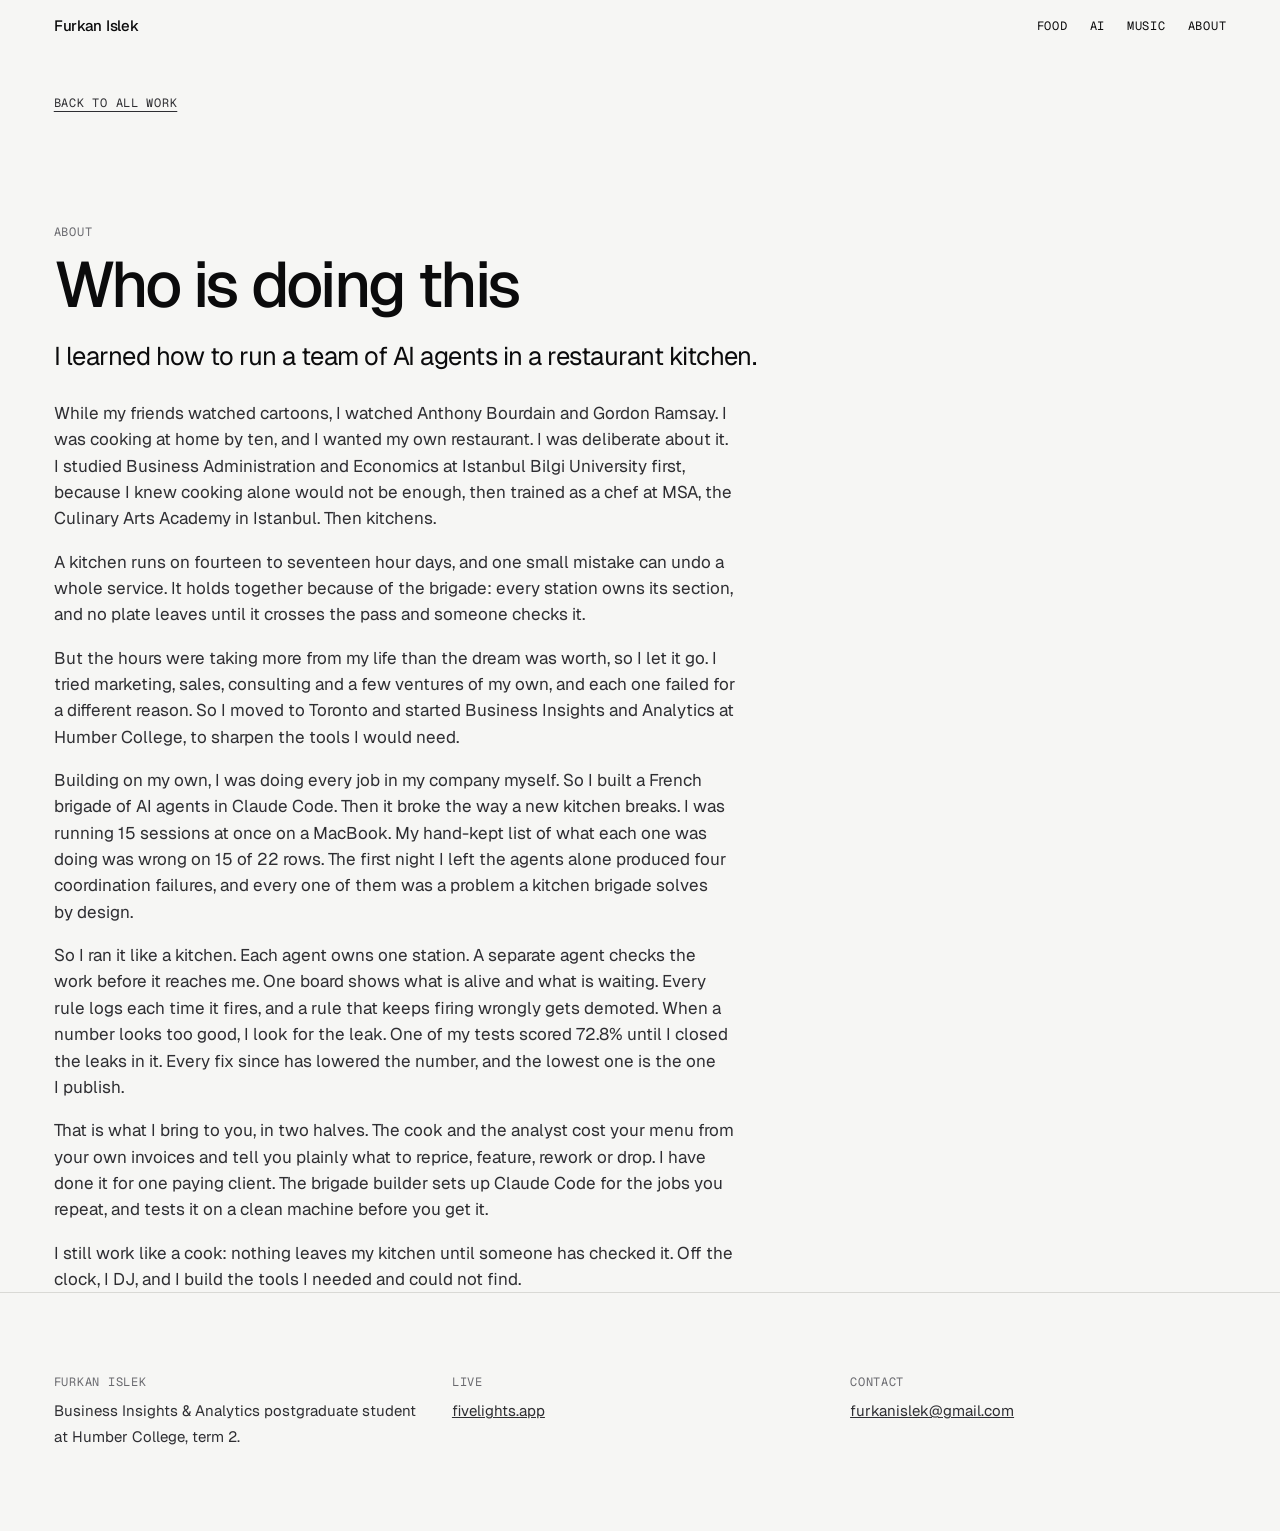
<file: about.html>
<!doctype html>
<html lang="en">
<head>
<meta charset="utf-8">
<meta name="viewport" content="width=device-width, initial-scale=1, viewport-fit=cover">
<title>About, Furkan Islek</title>
<meta name="description" content="I learned how to run a team of AI agents in a restaurant kitchen.">
<meta name="theme-color" content="#f6f6f4">
<link rel="canonical" href="https://fukisleksupreme.github.io/portfolio/about.html">
<meta property="og:type" content="website">
<meta property="og:url" content="https://fukisleksupreme.github.io/portfolio/about.html">
<meta property="og:title" content="About, Furkan Islek">
<meta property="og:description" content="I learned how to run a team of AI agents in a restaurant kitchen.">
<meta property="og:image" content="https://fukisleksupreme.github.io/portfolio/og-v2.png">
<meta name="twitter:card" content="summary_large_image">
<link rel="icon" href="data:image/svg+xml,%3Csvg xmlns='http://www.w3.org/2000/svg' viewBox='0 0 32 32'%3E%3Crect width='32' height='32' rx='7' fill='%23f6f6f4'/%3E%3Cellipse cx='16' cy='16' rx='11' ry='5' transform='rotate(-14 16 16)' fill='none' stroke='%230b0b0c' stroke-width='1.6'/%3E%3C/svg%3E">
<link rel="preconnect" href="https://fonts.googleapis.com">
<link rel="preconnect" href="https://fonts.gstatic.com" crossorigin>
<link rel="stylesheet" href="https://fonts.googleapis.com/css2?family=Geist:wght@400;500&family=Geist+Mono:wght@400&display=swap">
<link rel="stylesheet" href="site.css">
</head>
<body class="sub">
<header class="bar">
  <div class="wrap">
    <a class="name" href="./">Furkan Islek</a>
    <nav class="mono" aria-label="Site">
      <a href="./#food">Food</a>
      <a href="./#ai">AI</a>
      <a href="./#music">Music</a>
      <a href="about.html">About</a>
    </nav>
  </div>
</header>

<main id="top" class="sub-top">
  <div class="wrap"><a class="back mono" href="./">Back to all work</a></div>
  <section class="about wrap lift" id="about" aria-labelledby="h-about" data-verified="2026-10-04" data-source="vault/20_outputs/growth/2026-10-04-portfolio-inventory-and-bio.md;vault/10_wiki/brand/founder-story.md">
    <p class="mono">About</p>
    <h1 id="h-about" class="about-h">Who is doing this</h1>
    <p class="bio">I learned how to run a team of AI agents in a restaurant kitchen.</p>
    <div class="story">
      <p>While my friends watched cartoons, I watched Anthony Bourdain and Gordon Ramsay. I was cooking at home by ten, and I wanted my own restaurant. I was deliberate about it. I studied Business Administration and Economics at Istanbul Bilgi University first, because I knew cooking alone would not be enough, then trained as a chef at MSA, the Culinary Arts Academy in Istanbul. Then kitchens.</p>
      <p>A kitchen runs on fourteen to seventeen hour days, and one small mistake can undo a whole service. It holds together because of the brigade: every station owns its section, and no plate leaves until it crosses the pass and someone checks it.</p>
      <p>But the hours were taking more from my life than the dream was worth, so I let it go. I tried marketing, sales, consulting and a few ventures of my own, and each one failed for a different reason. So I moved to Toronto and started Business Insights and Analytics at Humber College, to sharpen the tools I would need.</p>
      <p>Building on my own, I was doing every job in my company myself. So I built a French brigade of AI agents in Claude Code. Then it broke the way a new kitchen breaks. I was running 15 sessions at once on a MacBook. My hand-kept list of what each one was doing was wrong on 15 of 22 rows. The first night I left the agents alone produced four coordination failures, and every one of them was a problem a kitchen brigade solves by design.</p>
      <p>So I ran it like a kitchen. Each agent owns one station. A separate agent checks the work before it reaches me. One board shows what is alive and what is waiting. Every rule logs each time it fires, and a rule that keeps firing wrongly gets demoted. When a number looks too good, I look for the leak. One of my tests scored 72.8% until I closed the leaks in it. Every fix since has lowered the number, and the lowest one is the one I publish.</p>
      <p>That is what I bring to you, in two halves. The cook and the analyst cost your menu from your own invoices and tell you plainly what to reprice, feature, rework or drop. I have done it for one paying client. The brigade builder sets up Claude Code for the jobs you repeat, and tests it on a clean machine before you get it.</p>
      <p>I still work like a cook: nothing leaves my kitchen until someone has checked it. Off the clock, I DJ, and I build the tools I needed and could not find.</p>
    </div>
  </section>

  <footer class="outro wrap lift">
    <div class="meta">
      <p><span class="mono">Furkan Islek</span><span class="v">Business Insights &amp; Analytics postgraduate student at Humber College, term 2.</span></p>
      <p><span class="mono">Live</span><span class="v"><a href="https://fivelights.app" rel="noopener">fivelights.app</a></span></p>
      <p id="contact"><span class="mono">Contact</span><span class="v"><a href="mailto:furkanislek@gmail.com">furkanislek@gmail.com</a></span></p>
    </div>
  </footer>
</main>
</body>
</html>
</file>
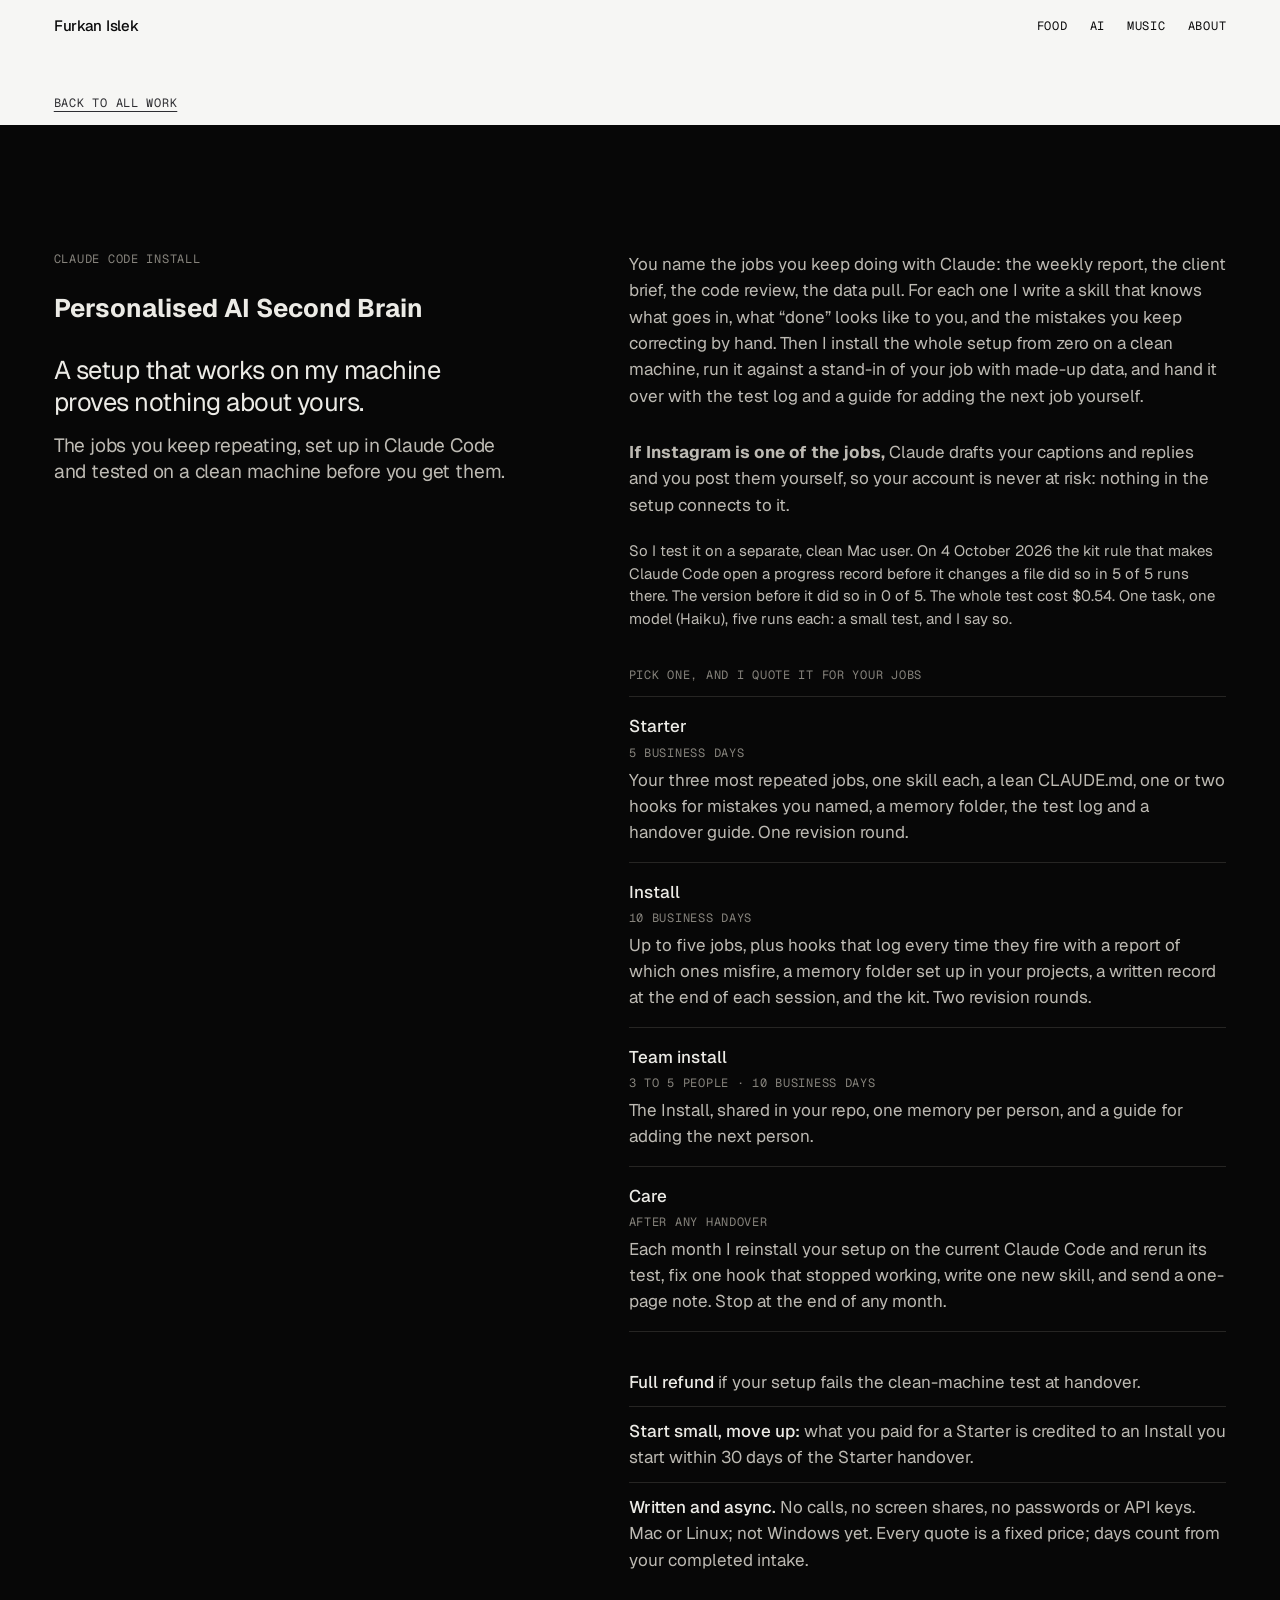
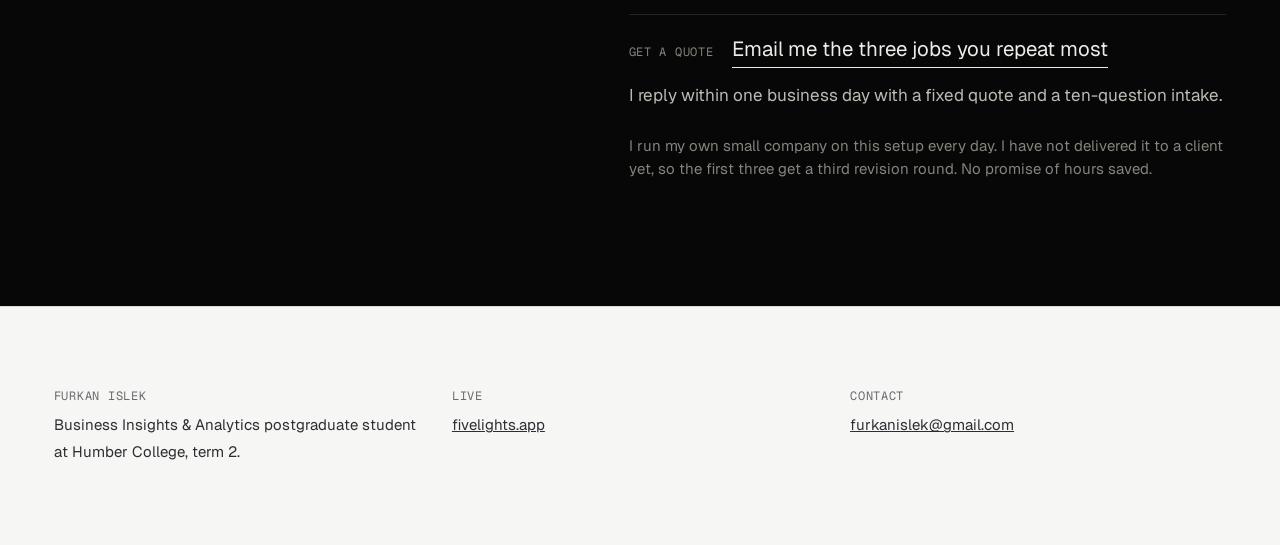
<file: install.html>
<!doctype html>
<html lang="en">
<head>
<meta charset="utf-8">
<meta name="viewport" content="width=device-width, initial-scale=1, viewport-fit=cover">
<title>Personalised AI Second Brain, Furkan Islek</title>
<meta name="description" content="Your own AI Second Brain, set up in Claude Code: your repeated jobs as skills, tested on a clean machine before you get them.">
<meta name="theme-color" content="#f6f6f4">
<link rel="canonical" href="https://fukisleksupreme.github.io/portfolio/install.html">
<meta property="og:type" content="website">
<meta property="og:url" content="https://fukisleksupreme.github.io/portfolio/install.html">
<meta property="og:title" content="Personalised AI Second Brain, Furkan Islek">
<meta property="og:description" content="Your repeated jobs set up in Claude Code as skills and tested on a clean machine before you get them.">
<meta property="og:image" content="https://fukisleksupreme.github.io/portfolio/og-v2.png">
<meta name="twitter:card" content="summary_large_image">
<link rel="icon" href="data:image/svg+xml,%3Csvg xmlns='http://www.w3.org/2000/svg' viewBox='0 0 32 32'%3E%3Crect width='32' height='32' rx='7' fill='%23f6f6f4'/%3E%3Cellipse cx='16' cy='16' rx='11' ry='5' transform='rotate(-14 16 16)' fill='none' stroke='%230b0b0c' stroke-width='1.6'/%3E%3C/svg%3E">
<link rel="preconnect" href="https://fonts.googleapis.com">
<link rel="preconnect" href="https://fonts.gstatic.com" crossorigin>
<link rel="stylesheet" href="https://fonts.googleapis.com/css2?family=Geist:wght@400;500&family=Geist+Mono:wght@400&display=swap">
<link rel="stylesheet" href="site.css">
</head>
<body class="sub">
<header class="bar">
  <div class="wrap">
    <a class="name" href="./">Furkan Islek</a>
    <nav class="mono" aria-label="Site">
      <a href="./#food">Food</a>
      <a href="./#ai">AI</a>
      <a href="./#music">Music</a>
      <a href="about.html">About</a>
    </nav>
  </div>
</header>

<main id="top" class="sub-top">
  <div class="wrap"><a class="back mono" href="./">Back to all work</a></div>
  <section class="reserve lift" id="install" aria-labelledby="h-rs" data-verified="2026-10-04" data-source="vault/20_outputs/growth/install-offer-v2/offer.md">
    <span id="reserve" class="alias" aria-hidden="true"></span>
    <div class="wrap rs">
      <div class="rs-head">
        <p class="mono">Claude Code install</p>
        <h1 id="h-rs" class="sub-h">Personalised AI Second Brain</h1>
        <!-- hook-install: copy v1 section 3, pick A -->
        <p class="line hook" data-verified="2026-10-04" data-source="vault/20_outputs/growth/install-offer-v2/offer.md">A setup that works on my machine proves nothing about yours.</p>
        <p class="line sub">The jobs you keep repeating, set up in Claude Code and tested on a clean machine before you get them.</p>
      </div>
      <div class="rs-body">
        <p class="lede">You name the jobs you keep doing with Claude: the weekly report, the client brief, the code review, the data pull. For each one I write a skill that knows what goes in, what &ldquo;done&rdquo; looks like to you, and the mistakes you keep correcting by hand. Then I install the whole setup from zero on a clean machine, run it against a stand-in of your job with made-up data, and hand it over with the test log and a guide for adding the next job yourself.</p>
        <p class="lede" data-verified="2026-10-04" data-source="vault/20_outputs/growth/install-offer-v2/offer.md"><strong>If Instagram is one of the jobs,</strong> Claude drafts your captions and replies and you post them yourself, so your account is never at risk: nothing in the setup connects to it.</p>
        <!-- re-verified 2026-10-04: offer.md 81c3fd2d (2 Oct) added card and instalment payment terms, which this page does not state, so no line here is wrong; food codex 2 Oct change is crosslinks only -->
        <!-- kit-measurement: re-run 2026-10-04 on the merged fix, ~/Claude/Projects/claude-setup 70ee78d (run stamp 20261004-183415, ssh to a separate clean Mac user); recorded in the source file below -->
        <p class="kit" data-verified="2026-10-04" data-source="vault/20_outputs/growth/2026-10-04-portfolio-inventory-and-bio.md">So I test it on a separate, clean Mac user. On 4 October 2026 the kit rule that makes Claude Code open a progress record before it changes a file did so in 5 of 5 runs there. The version before it did so in 0 of 5. The whole test cost $0.54. One task, one model (Haiku), five runs each: a small test, and I say so.</p>
        <span class="mono">Pick one, and I quote it for your jobs</span>
        <ul class="tiers">
          <li><span class="t">Starter</span><span class="w mono">5 business days</span><span class="d">Your three most repeated jobs, one skill each, a lean CLAUDE.md, one or two hooks for mistakes you named, a memory folder, the test log and a handover guide. One revision round.</span></li>
          <li><span class="t">Install</span><span class="w mono">10 business days</span><span class="d">Up to five jobs, plus hooks that log every time they fire with a report of which ones misfire, a memory folder set up in your projects, a written record at the end of each session, and the kit. Two revision rounds.</span></li>
          <li><span class="t">Team install</span><span class="w mono">3 to 5 people &middot; 10 business days</span><span class="d">The Install, shared in your repo, one memory per person, and a guide for adding the next person.</span></li>
          <li><span class="t">Care</span><span class="w mono">after any handover</span><span class="d">Each month I reinstall your setup on the current Claude Code and rerun its test, fix one hook that stopped working, write one new skill, and send a one-page note. Stop at the end of any month.</span></li>
        </ul>
        <ul class="facts">
          <li><strong>Full refund</strong> if your setup fails the clean-machine test at handover.</li>
          <li><strong>Start small, move up:</strong> what you paid for a Starter is credited to an Install you start within 30 days of the Starter handover.</li>
          <li><strong>Written and async.</strong> No calls, no screen shares, no passwords or API keys. Mac or Linux; not Windows yet. Every quote is a fixed price; days count from your completed intake.</li>
        </ul>
        <div class="ask"><span class="mono">Get a quote</span><a href="mailto:furkanislek@gmail.com?subject=Claude%20Code%20install%20quote&amp;body=The%20three%20jobs%20I%20repeat%20most%3A%0A1.%20%0A2.%20%0A3.%20%0AHow%20many%20people%20would%20use%20it%3A%20%0AWhere%20I%20am%20(country)%3A%20">Email me the three jobs you repeat most</a></div>
        <p class="terms" data-verified="2026-10-06" data-source="vault/20_outputs/growth/2026-10-06-portfolio-quotes-not-prices.md">I reply within one business day with a fixed quote and a ten-question intake.</p>
        <p class="disc">I run my own small company on this setup every day. I have not delivered it to a client yet, so the first three get a third revision round. No promise of hours saved.</p>
      </div>
    </div>
  </section>

  <footer class="outro wrap lift">
    <div class="meta">
      <p><span class="mono">Furkan Islek</span><span class="v">Business Insights &amp; Analytics postgraduate student at Humber College, term 2.</span></p>
      <p><span class="mono">Live</span><span class="v"><a href="https://fivelights.app" rel="noopener">fivelights.app</a></span></p>
      <p id="contact"><span class="mono">Contact</span><span class="v"><a href="mailto:furkanislek@gmail.com">furkanislek@gmail.com</a></span></p>
    </div>
  </footer>
</main>
</body>
</html>
</file>
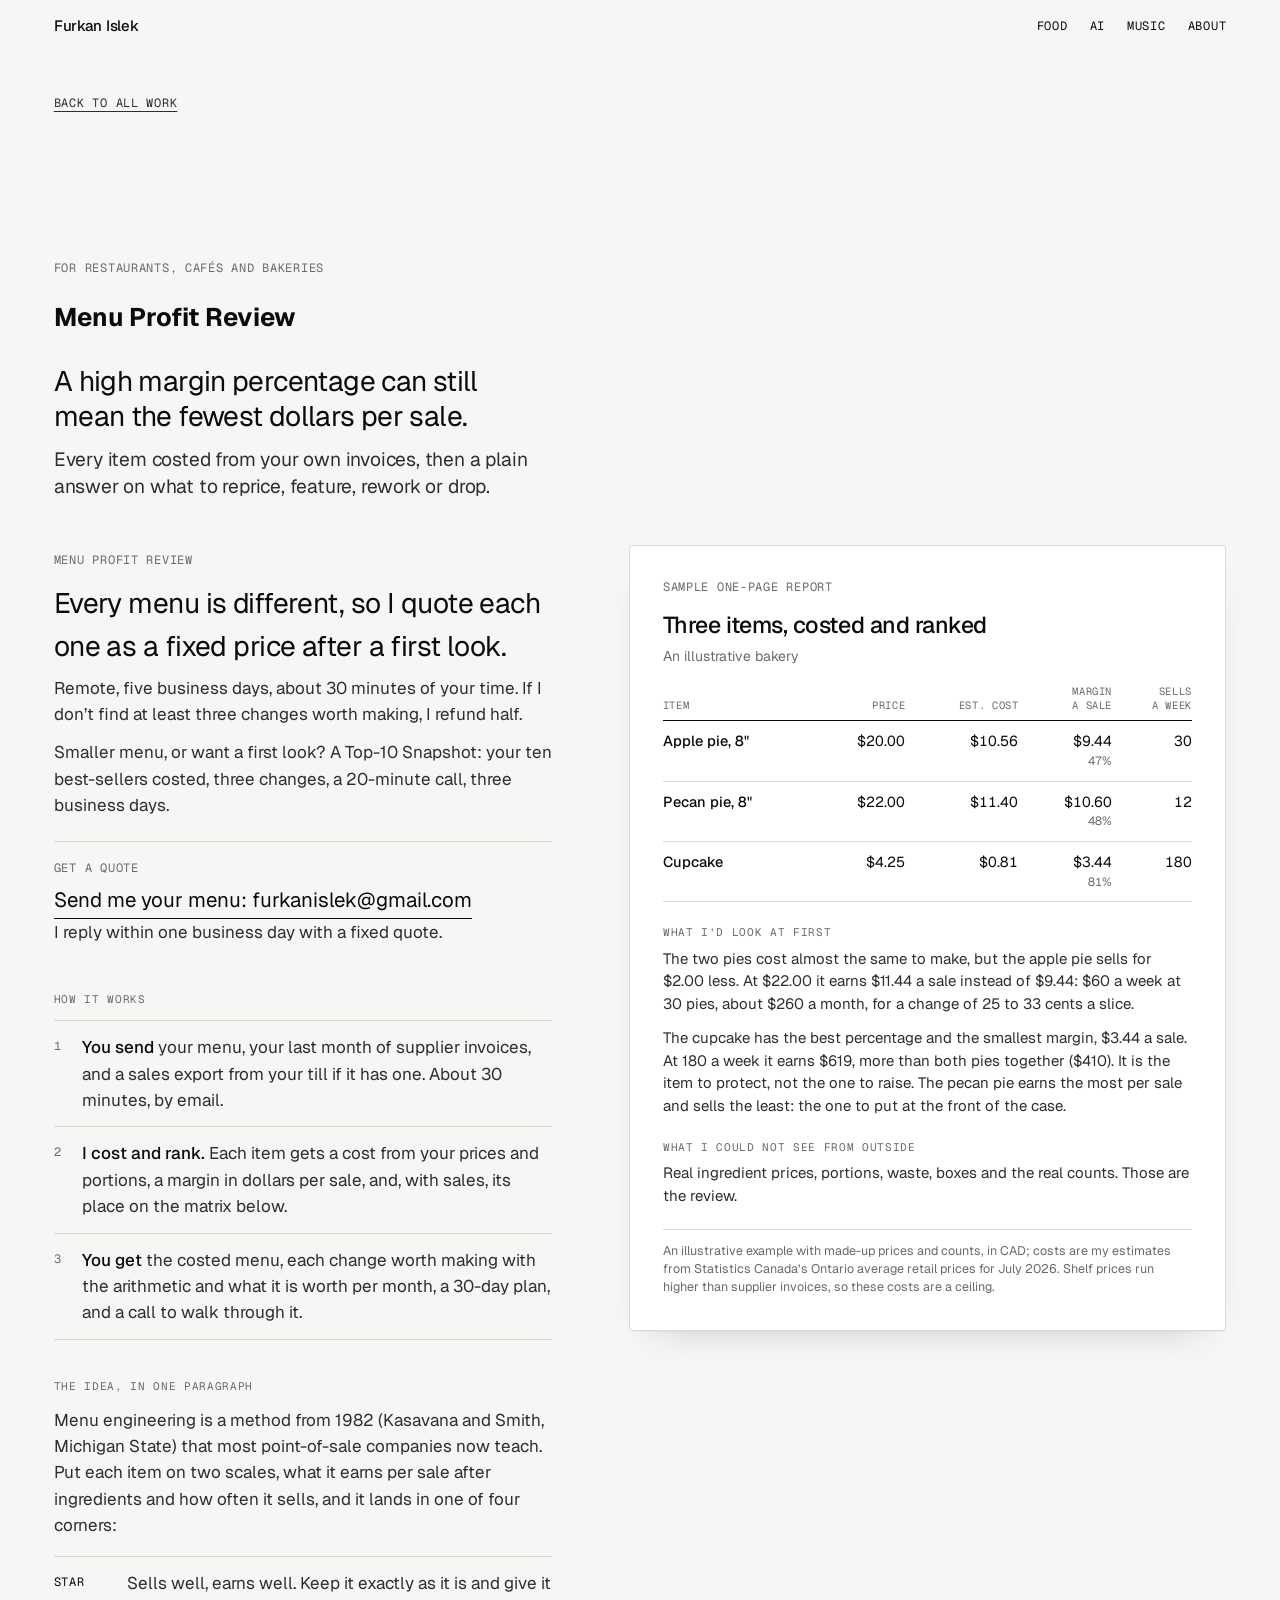
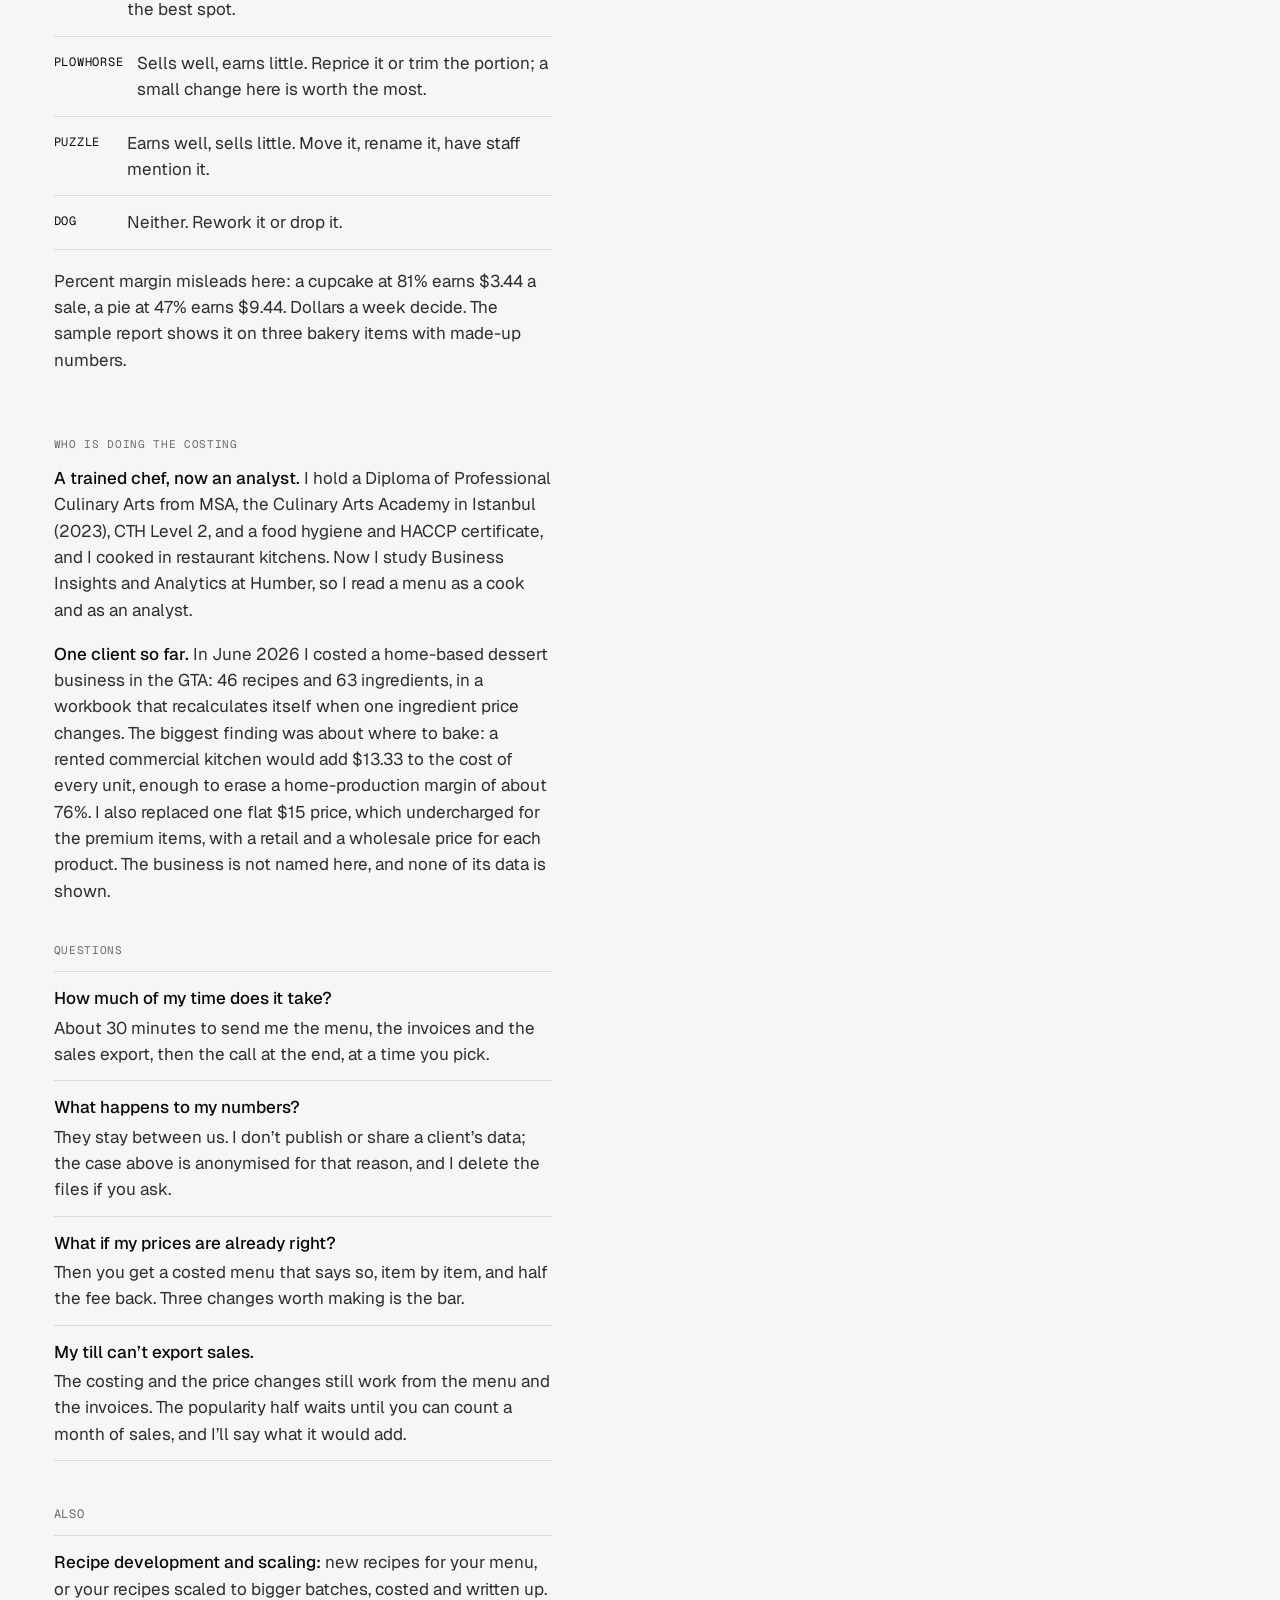
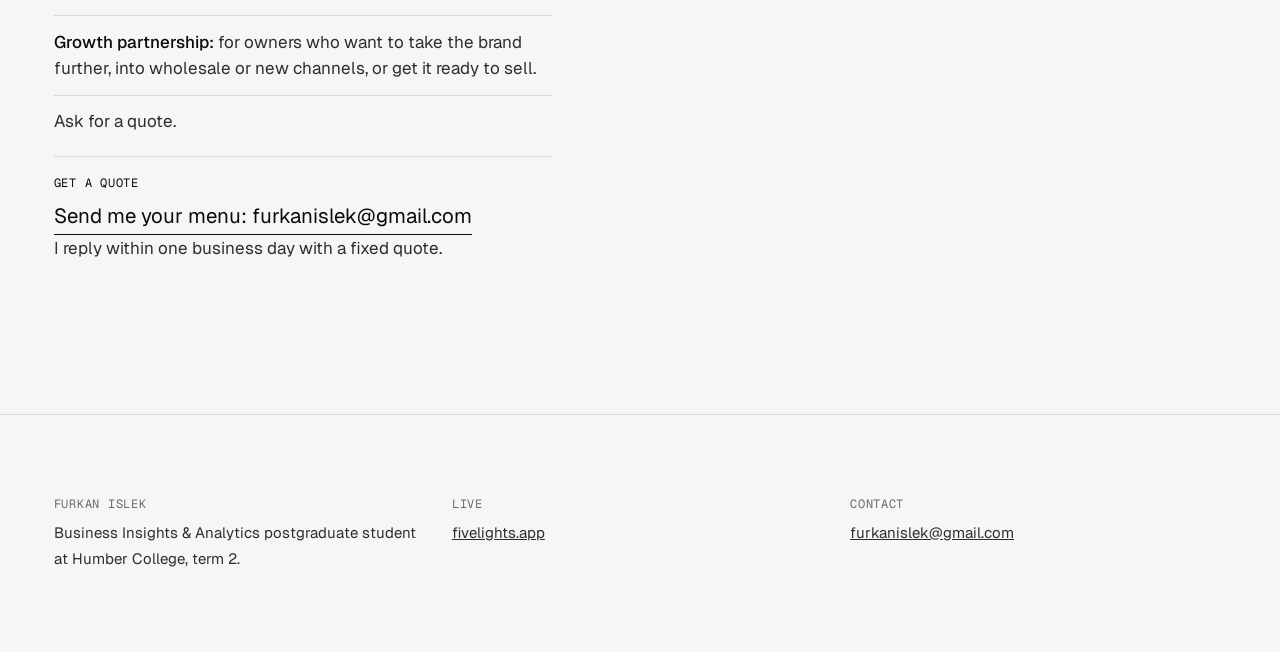
<file: menu.html>
<!doctype html>
<html lang="en">
<head>
<meta charset="utf-8">
<meta name="viewport" content="width=device-width, initial-scale=1, viewport-fit=cover">
<title>Menu Profit Review, Furkan Islek</title>
<meta name="description" content="Every item on your menu costed from your own invoices, then a plain answer on what to reprice, feature, rework or drop.">
<meta name="theme-color" content="#f6f6f4">
<link rel="canonical" href="https://fukisleksupreme.github.io/portfolio/menu.html">
<meta property="og:type" content="website">
<meta property="og:url" content="https://fukisleksupreme.github.io/portfolio/menu.html">
<meta property="og:title" content="Menu Profit Review, Furkan Islek">
<meta property="og:description" content="Every item on your menu costed from your own invoices, then a plain answer on what to reprice, feature, rework or drop.">
<meta property="og:image" content="https://fukisleksupreme.github.io/portfolio/og-v2.png">
<meta name="twitter:card" content="summary_large_image">
<link rel="icon" href="data:image/svg+xml,%3Csvg xmlns='http://www.w3.org/2000/svg' viewBox='0 0 32 32'%3E%3Crect width='32' height='32' rx='7' fill='%23f6f6f4'/%3E%3Cellipse cx='16' cy='16' rx='11' ry='5' transform='rotate(-14 16 16)' fill='none' stroke='%230b0b0c' stroke-width='1.6'/%3E%3C/svg%3E">
<link rel="preconnect" href="https://fonts.googleapis.com">
<link rel="preconnect" href="https://fonts.gstatic.com" crossorigin>
<link rel="stylesheet" href="https://fonts.googleapis.com/css2?family=Geist:wght@400;500&family=Geist+Mono:wght@400&display=swap">
<link rel="stylesheet" href="site.css">
</head>
<body class="sub">
<header class="bar">
  <div class="wrap">
    <a class="name" href="./">Furkan Islek</a>
    <nav class="mono" aria-label="Site">
      <a href="./#food">Food</a>
      <a href="./#ai">AI</a>
      <a href="./#music">Music</a>
      <a href="about.html">About</a>
    </nav>
  </div>
</header>

<main id="top" class="sub-top">
  <div class="wrap"><a class="back mono" href="./">Back to all work</a></div>
  <section class="chapter mc" id="menu-costing" aria-labelledby="h-mc" data-verified="2026-10-05" data-source="vault/20_outputs/growth/menu-profit-review/01-offer-and-reconciliation.md;vault/10_wiki/codex/food-and-hospitality.md">
    <div class="wrap ch">
      <div class="ch-head lift">
        <p class="mono">For restaurants, cafés and bakeries</p>
        <h1 id="h-mc" class="sub-h">Menu Profit Review</h1>
        <!-- hook-menu: copy v1 section 3, pick A -->
        <p class="line hook" data-verified="2026-09-30" data-source="vault/20_outputs/growth/2026-09-30-portfolio-copy-v1.md">A high margin percentage can still mean the fewest dollars per sale.</p>
        <p class="line sub">Every item costed from your own invoices, then a plain answer on what to reprice, feature, rework or drop.</p>
      </div>

      <div class="ch-body mc-body mc-top lift">
        <div class="mc-offer">
          <span class="mono">Menu Profit Review</span>
          <p class="price" data-verified="2026-10-06" data-source="vault/20_outputs/growth/2026-10-06-portfolio-quotes-not-prices.md">Every menu is different, so I quote each one as a fixed price after a first look.</p>
          <p class="terms">Remote, five business days, about 30 minutes of your time. If I don’t find at least three changes worth making, I refund half.</p>
          <!-- Snapshot line: positioning plan section 3, verbatim, so the page matches what he quotes aloud. -->
          <p class="terms snap">Smaller menu, or want a first look? A Top-10 Snapshot: your ten best-sellers costed, three changes, a 20-minute call, three business days.</p>
          <div class="ask"><span class="mono">Get a quote</span><a href="mailto:furkanislek@gmail.com?subject=Menu%20Profit%20Review%20quote&amp;body=My%20business%3A%20%0AMenu%20link%3A%20%0AHow%20many%20items%20on%20the%20menu%3A%20%0AWhere%20I%20am%20(city)%3A%20">Send me your menu: furkanislek@gmail.com</a></div>
          <p class="terms">I reply within one business day with a fixed quote.</p>
        </div>

        <h3 class="mc-h">How it works</h3>
        <ol class="steps">
          <li><span class="n mono">1</span><div><strong>You send</strong> your menu, your last month of supplier invoices, and a sales export from your till if it has one. About 30 minutes, by email.</div></li>
          <li><span class="n mono">2</span><div><strong>I cost and rank.</strong> Each item gets a cost from your prices and portions, a margin in dollars per sale, and, with sales, its place on the matrix below.</div></li>
          <li><span class="n mono">3</span><div><strong>You get</strong> the costed menu, each change worth making with the arithmetic and what it is worth per month, a 30-day plan, and a call to walk through it.</div></li>
        </ol>

        <h3 class="mc-h">The idea, in one paragraph</h3>
        <p>Menu engineering is a method from 1982 (Kasavana and Smith, Michigan State) that most point-of-sale companies now teach. Put each item on two scales, what it earns per sale after ingredients and how often it sells, and it lands in one of four corners:</p>
        <ul class="quad">
          <li><span class="mono">Star</span><div>Sells well, earns well. Keep it exactly as it is and give it the best spot.</div></li>
          <li><span class="mono">Plowhorse</span><div>Sells well, earns little. Reprice it or trim the portion; a small change here is worth the most.</div></li>
          <li><span class="mono">Puzzle</span><div>Earns well, sells little. Move it, rename it, have staff mention it.</div></li>
          <li><span class="mono">Dog</span><div>Neither. Rework it or drop it.</div></li>
        </ul>
        <p>Percent margin misleads here: a cupcake at 81% earns $3.44 a sale, a pie at 47% earns $9.44. Dollars a week decide. The sample report shows it on three bakery items with made-up numbers.</p>
      </div>

      <figure class="rep lift" aria-labelledby="rep-t">
        <span class="cap mono">Sample one-page report</span>
        <h3 id="rep-t">Three items, costed and ranked</h3>
        <p class="who">An illustrative bakery</p>
        <table>
          <thead><tr><th scope="col">Item</th><th scope="col">Price</th><th scope="col">Est. cost</th><th scope="col">Margin<br>a sale</th><th scope="col">Sells<br>a week</th></tr></thead>
          <tbody>
            <tr><td>Apple pie, 8"</td><td>$20.00</td><td>$10.56</td><td>$9.44<small>47%</small></td><td>30</td></tr>
            <tr><td>Pecan pie, 8"</td><td>$22.00</td><td>$11.40</td><td>$10.60<small>48%</small></td><td>12</td></tr>
            <tr><td>Cupcake</td><td>$4.25</td><td>$0.81</td><td>$3.44<small>81%</small></td><td>180</td></tr>
          </tbody>
        </table>
        <h4>What I’d look at first</h4>
        <p>The two pies cost almost the same to make, but the apple pie sells for $2.00 less. At $22.00 it earns $11.44 a sale instead of $9.44: $60 a week at 30 pies, about $260 a month, for a change of 25 to 33 cents a slice.</p>
        <p>The cupcake has the best percentage and the smallest margin, $3.44 a sale. At 180 a week it earns $619, more than both pies together ($410). It is the item to protect, not the one to raise. The pecan pie earns the most per sale and sells the least: the one to put at the front of the case.</p>
        <h4>What I could not see from outside</h4>
        <p>Real ingredient prices, portions, waste, boxes and the real counts. Those are the review.</p>
        <p class="fine">An illustrative example with made-up prices and counts, in CAD; costs are my estimates from Statistics Canada’s Ontario average retail prices for July 2026. Shelf prices run higher than supplier invoices, so these costs are a ceiling.</p>
      </figure>

      <div class="ch-body mc-body mc-more lift">
        <h3 class="mc-h">Who is doing the costing</h3>
        <p><strong>A trained chef, now an analyst.</strong> I hold a Diploma of Professional Culinary Arts from MSA, the Culinary Arts Academy in Istanbul (2023), CTH Level 2, and a food hygiene and HACCP certificate, and I cooked in restaurant kitchens. Now I study Business Insights and Analytics at Humber, so I read a menu as a cook and as an analyst.</p>
        <p><strong>One client so far.</strong> In June 2026 I costed a home-based dessert business in the GTA: 46 recipes and 63 ingredients, in a workbook that recalculates itself when one ingredient price changes. The biggest finding was about where to bake: a rented commercial kitchen would add $13.33 to the cost of every unit, enough to erase a home-production margin of about 76%. I also replaced one flat $15 price, which undercharged for the premium items, with a retail and a wholesale price for each product. The business is not named here, and none of its data is shown.</p>

        <h3 class="mc-h">Questions</h3>
        <dl class="faq">
          <dt>How much of my time does it take?</dt>
          <dd>About 30 minutes to send me the menu, the invoices and the sales export, then the call at the end, at a time you pick.</dd>
          <dt>What happens to my numbers?</dt>
          <dd>They stay between us. I don’t publish or share a client’s data; the case above is anonymised for that reason, and I delete the files if you ask.</dd>
          <dt>What if my prices are already right?</dt>
          <dd>Then you get a costed menu that says so, item by item, and half the fee back. Three changes worth making is the bar.</dd>
          <dt>My till can’t export sales.</dt>
          <dd>The costing and the price changes still work from the menu and the invoices. The popularity half waits until you can count a month of sales, and I’ll say what it would add.</dd>
        </dl>

        <div class="also">
          <span class="mono">Also</span>
          <ul>
            <li><strong>Recipe development and scaling:</strong> new recipes for your menu, or your recipes scaled to bigger batches, costed and written up.</li>
            <li><strong>Growth partnership:</strong> for owners who want to take the brand further, into wholesale or new channels, or get it ready to sell.</li>
          </ul>
          <p>Ask for a quote.</p>
        </div>
        <div class="ask"><span class="mono">Get a quote</span><a href="mailto:furkanislek@gmail.com?subject=Menu%20Profit%20Review%20quote&amp;body=My%20business%3A%20%0AMenu%20link%3A%20%0AHow%20many%20items%20on%20the%20menu%3A%20%0AWhere%20I%20am%20(city)%3A%20">Send me your menu: furkanislek@gmail.com</a></div>
          <p class="terms">I reply within one business day with a fixed quote.</p>
      </div>
    </div>
  </section>

  <footer class="outro wrap lift">
    <div class="meta">
      <p><span class="mono">Furkan Islek</span><span class="v">Business Insights &amp; Analytics postgraduate student at Humber College, term 2.</span></p>
      <p><span class="mono">Live</span><span class="v"><a href="https://fivelights.app" rel="noopener">fivelights.app</a></span></p>
      <p id="contact"><span class="mono">Contact</span><span class="v"><a href="mailto:furkanislek@gmail.com">furkanislek@gmail.com</a></span></p>
    </div>
  </footer>
</main>
</body>
</html>
</file>
<file: site.css>
:root{
  --paper:#f6f6f4; --ink:#0b0b0c; --ink-2:#2e2e32; --graphite:#6a6a6f; --hair:#d9d9d5;
  --night:#070707; --night-ink:#ecebe6; --night-2:#bdbab3; --night-dim:#86837c; --night-hair:#262523;
  --g:clamp(16px,4.2vw,56px);
  --sans:'Geist',ui-sans-serif,system-ui,-apple-system,'Helvetica Neue',Arial,sans-serif;
  --mono:'Geist Mono',ui-monospace,'SF Mono',Menlo,Consolas,monospace;
  color-scheme:light;
}
*{box-sizing:border-box}
html{background:var(--paper);-webkit-text-size-adjust:100%}
body{margin:0;background:var(--paper);color:var(--ink);font:400 17px/1.55 var(--sans);-webkit-font-smoothing:antialiased;text-rendering:optimizeLegibility;overflow-x:hidden}
a{color:inherit}
:focus-visible{outline:2px solid currentColor;outline-offset:3px}

/* the one canvas; every drawing is rendered into the rectangle of its slot */
#gl{position:fixed;left:0;top:0;width:100%;height:100vh;height:100lvh;z-index:1;pointer-events:none;display:block}
.lift{position:relative;z-index:2}
.wrap{padding-inline:var(--g);max-width:1480px;margin-inline:auto}
.mono{font-family:var(--mono);font-size:12px;line-height:1.4;letter-spacing:.06em;text-transform:uppercase}

/* bar: sits on the hero and scrolls away, so it never lies over body text */
.bar{position:absolute;left:0;right:0;top:0;z-index:5;color:var(--ink);padding-top:env(safe-area-inset-top,0px)}
.bar .wrap{display:flex;justify-content:space-between;align-items:center;gap:16px;padding-block:4px}
.bar a{text-decoration:none;display:inline-flex;align-items:center;min-height:44px}
.bar .name{font-weight:500;font-size:15px;letter-spacing:-.01em}
.bar nav{display:flex;gap:22px}

/* hero: the offer first. H1, two door cards, one trust line, all above the fold at 440 px */
.hero{padding-block:clamp(60px,8vh,150px) clamp(40px,6vh,72px)}
.hero h1{margin:0;font-weight:500;font-size:clamp(31px,4.7vw,70px);line-height:1.03;letter-spacing:-.042em;max-width:23ch;text-wrap:balance}
.doors{display:grid;grid-template-columns:minmax(0,1fr);gap:10px;margin-top:clamp(16px,2.6vh,40px)}
.door{display:flex;flex-direction:column;background:#fff;border:1px solid var(--hair);border-radius:4px;padding:14px 16px}
.door-k{margin:0 0 6px;color:var(--graphite)}
.door-t{margin:0 0 4px;font-weight:500;font-size:clamp(22px,2vw,28px);line-height:1.15;letter-spacing:-.025em}
.door-t a{text-decoration:none}
.door-t a:hover{text-decoration:underline;text-underline-offset:4px}
.door-d{margin:0 0 8px;color:var(--ink-2);font-size:16px;line-height:1.4}
.door-p{margin:0 0 4px;font-weight:500;font-size:16px;line-height:1.35;letter-spacing:-.01em;color:var(--ink)}
.door-r{margin:0 0 12px;color:var(--ink-2);font-size:15px;line-height:1.4}
.cta{display:flex;align-items:center;justify-content:center;min-height:48px;margin-top:auto;padding:0 20px;background:var(--ink);color:var(--paper);border-radius:4px;text-decoration:none;font-weight:500;font-size:16px;letter-spacing:-.01em;text-align:center}
.cta:hover{background:var(--ink-2)}
.cta:focus-visible{outline:2px solid var(--ink);outline-offset:3px}
.trust{margin:clamp(12px,2vh,28px) 0 0;max-width:60ch;color:var(--ink-2);font-size:15px;line-height:1.45}
@media (min-width:760px){.doors{grid-template-columns:repeat(2,minmax(0,1fr));gap:clamp(16px,2.2vw,32px)}.door{padding:clamp(20px,2vw,28px)}.cta{display:inline-flex;align-self:flex-start;min-width:220px}}


/* hooks: the first line under a block's heading; the old first line moves down one slot as a quieter sub line */
.ch .line.sub,.rs .line.sub{margin-top:14px;max-width:46ch;font-size:clamp(17px,1.5vw,20px);line-height:1.38;letter-spacing:-.01em;color:var(--ink-2)}
.rs .line.sub{color:var(--night-2)}
.hook-p{margin:clamp(16px,2.6vh,26px) 0 0;max-width:30ch;font-size:clamp(20px,2vw,28px);line-height:1.24;letter-spacing:-.02em;text-wrap:balance}
.rs .kit{margin:-8px 0 30px;color:var(--night-2);font-size:15px;line-height:1.5}

/* about: the short bio the name bar links to */
.about{padding-block:clamp(72px,11vh,130px) 0}
.about .mono{margin:0 0 12px;color:var(--graphite)}
.about-h{margin:0;font-weight:500;font-size:clamp(34px,5vw,64px);line-height:1;letter-spacing:-.045em}
.about .story{margin:clamp(18px,3vh,30px) 0 0;max-width:62ch}
.about .story p{margin:0 0 1em;font-size:clamp(17px,1.25vw,19px);line-height:1.55;color:var(--ink-2);text-wrap:pretty}
.about .story p:last-child{margin-bottom:0}
.proof-rows .row-t strong{color:var(--ink);font-weight:500}
.about .bio{margin:clamp(16px,2.6vh,26px) 0 0;max-width:46ch;font-size:clamp(20px,2vw,28px);line-height:1.28;letter-spacing:-.02em;color:var(--ink);text-wrap:pretty}

/* proof: how I run my own company; the six-tile strip lives here, the three chapters follow */
.proof-head{padding-block:clamp(72px,11vh,130px) clamp(8px,2vh,24px)}
.proof-head>.mono{margin:0 0 12px;color:var(--graphite)}
.proof-h{margin:0;font-weight:500;font-size:clamp(36px,6vw,88px);line-height:.98;letter-spacing:-.05em;max-width:14ch;text-wrap:balance}
.proof-rows{list-style:none;margin:clamp(24px,4vh,44px) 0 0;padding:0;border-top:1px solid var(--hair);max-width:62ch}
.proof-rows li{display:grid;grid-template-columns:minmax(0,1fr);gap:6px;padding:13px 0;border-bottom:1px solid var(--hair)}
.proof-rows .mono{color:var(--graphite)}
.proof-rows .row-t{color:var(--ink-2);max-width:60ch}

/* also built: one collapsed row each; a hash link opens its row */
.ab-head{padding-block:clamp(72px,11vh,130px) clamp(20px,3vh,36px)}
.ab-head>.mono{margin:0 0 12px;color:var(--graphite)}
.ab-title{margin:0;font-weight:500;font-size:clamp(34px,5vw,64px);line-height:1;letter-spacing:-.045em}
.ab-row{border-top:1px solid var(--hair)}
.ab-row:last-child{border-bottom:1px solid var(--hair)}
.ab-row.night{border-color:var(--night-hair);background:var(--night);color:var(--night-ink)}
.ab summary{list-style:none;cursor:pointer;display:grid;grid-template-columns:minmax(0,1fr) 44px;align-items:center;gap:12px;min-height:72px;padding-block:16px}
.ab summary::-webkit-details-marker{display:none}
.ab summary::marker{content:''}
.ab-text{display:block;min-width:0}
.ab-k{display:block;margin:0 0 6px;color:var(--graphite)}
.night .ab-k{color:var(--night-dim)}
.ab-h{display:block;margin:0;font-weight:500;font-size:clamp(26px,3vw,40px);line-height:1.05;letter-spacing:-.035em}
.ab-line{display:block;margin-top:8px;max-width:58ch;color:var(--ink-2);font-size:16px;line-height:1.4}
.night .ab-line{color:var(--night-2)}
.ab-chev{width:44px;height:44px;position:relative;justify-self:end}
.ab-chev::before,.ab-chev::after{content:'';position:absolute;left:50%;top:50%;width:16px;height:1.5px;background:currentColor;transform:translate(-50%,-50%)}
.ab-chev::after{transform:translate(-50%,-50%) rotate(90deg);transition:transform .2s}
.ab[open] .ab-chev::after{transform:translate(-50%,-50%) rotate(0deg)}
.ab-body{padding-block:clamp(8px,2vh,24px) clamp(56px,9vh,104px)}
@media (prefers-reduced-motion:reduce){.ab-chev::after{transition:none}}

.trip{display:grid;grid-template-columns:repeat(6,minmax(0,1fr));gap:clamp(10px,2.2vw,36px);margin-top:clamp(28px,5vh,72px)}
.trip figure{margin:0;display:flex;flex-direction:column}
.slot{width:100%;display:block}
.trip .slot{aspect-ratio:5/4}
.trip figcaption{display:flex;justify-content:space-between;align-items:baseline;gap:8px;border-top:1px solid var(--hair);padding-top:10px;margin-top:6px}
.trip figcaption a{text-decoration:none;font-size:clamp(12px,1.25vw,15px);font-weight:500;letter-spacing:-.01em}
.trip figcaption span{color:var(--graphite)}
/* six tiles are too narrow on a phone: two rows of three */
@media (max-width:700px){.trip{grid-template-columns:repeat(3,minmax(0,1fr));row-gap:clamp(22px,4vh,40px)}}

/* chapters */
.chapter{padding-block:clamp(104px,15vh,176px)}
.chapter.night{background:var(--night);color:var(--night-ink)}
.ch{display:grid;grid-template-columns:minmax(0,1fr);row-gap:clamp(28px,5vh,56px)}
.ch-head .mono{color:var(--graphite);margin:0 0 18px}
.night .ch-head .mono{color:var(--night-dim)}
.ch h2{margin:0;font-weight:500;font-size:clamp(54px,10.5vw,158px);line-height:.9;letter-spacing:-.058em}
.ch .line{margin:clamp(18px,3vh,30px) 0 0;font-size:clamp(21px,2.2vw,31px);line-height:1.22;letter-spacing:-.022em;max-width:24ch;text-wrap:balance}
.ch-stage{width:auto;margin-inline:calc(-1 * var(--g));aspect-ratio:1/1.02;max-width:none}
.ch-body{max-width:58ch}
.ch-body p{margin:0 0 1.05em;color:var(--ink-2)}
.night .ch-body p{color:var(--night-2)}
.ch-body strong{font-weight:500;color:var(--ink)}
.night .ch-body strong{color:var(--night-ink)}
.ch-foot{display:flex;gap:18px;align-items:baseline;padding-top:18px;margin-top:8px;border-top:1px solid var(--hair)}
.night .ch-foot{border-color:var(--night-hair)}
.ch-foot a{text-decoration:none;border-bottom:1px solid currentColor;padding-bottom:2px}
.ch-foot .off{color:var(--graphite)}
@media (min-width:920px){
  .ch{grid-template-columns:minmax(0,5fr) minmax(0,6fr);column-gap:clamp(40px,6vw,110px);align-items:start}
  .ch-head{grid-column:1 / -1;grid-row:1}
  .ch-body{grid-column:1;grid-row:2}
  .ch-stage{grid-column:2;grid-row:2;position:sticky;top:10vh;height:80vh;aspect-ratio:auto;margin-inline:0 calc(-1 * var(--g))}
}

/* the Ten People Test on one scale, numbers verbatim from the case study */
.scale{margin:4px 0 30px;color:var(--night-dim)}
.scale svg{display:block;width:100%;max-width:520px;height:auto;overflow:visible}
.scale text{font-family:var(--mono);font-size:10.5px;letter-spacing:.04em;fill:var(--night-dim)}
.scale .hi{fill:var(--night-ink)}

/* the Session Board, as a mock: invented rows in the real board's layout, labelled as such */
.mock{margin:4px 0 30px;border-top:1px solid var(--hair)}
.mock .cap{display:block;color:var(--graphite);padding:10px 0 4px}
.mock ol{list-style:none;margin:0;padding:0}
.mock li{display:grid;grid-template-columns:minmax(0,1fr) auto;gap:4px 14px;padding:11px 0;border-bottom:1px solid var(--hair)}
.mock .t{font-size:15px;line-height:1.3;color:var(--ink);font-weight:500;letter-spacing:-.01em;min-width:0}
.mock .r{display:flex;gap:10px;align-items:baseline;justify-content:flex-end;white-space:nowrap}
.mock .pct{font-family:var(--mono);font-size:13px;color:var(--ink)}
.mock .st{font-family:var(--mono);font-size:10.5px;letter-spacing:.06em;text-transform:uppercase;color:var(--graphite);border:1px solid var(--hair);border-radius:99px;padding:1px 7px}
.mock .st.wait{color:var(--ink);border-color:var(--ink)}
.mock .st.stale{color:#9a3b2c;border-color:#9a3b2c}
.mock .age{font-family:var(--mono);font-size:11px;color:var(--graphite)}
.mock .gates{grid-column:1 / -1;display:flex;gap:3px;align-items:center;height:8px}
.mock .gates i{flex:1;height:3px;background:var(--hair);border-radius:1px}
.mock .gates i.on{background:var(--ink)}
.mock .gates b{width:7px;height:7px;flex:none;border:1.3px solid var(--graphite);transform:rotate(45deg);border-radius:1px}
.mock .gates b.on{background:var(--ink);border-color:var(--ink)}
.mock .gates b.d{border-radius:50%;transform:none}
.mock .q{grid-column:1 / -1;font-size:13.5px;color:var(--ink-2);margin:2px 0 0}
.mock .note{grid-column:1 / -1;font-family:var(--mono);font-size:10.5px;letter-spacing:.04em;color:var(--graphite)}

/* install (#install, old #reserve kept as an alias): the one place a visitor from the bio link can book. Matches install offer v2.1 */
.reserve{background:var(--night);color:var(--night-ink);padding-block:clamp(96px,14vh,168px)}
.rs{display:grid;grid-template-columns:minmax(0,1fr);row-gap:clamp(28px,5vh,52px)}
.rs-head .mono{color:var(--night-dim);margin:0 0 18px}
.rs h2{margin:0;font-weight:500;font-size:clamp(44px,7.4vw,112px);line-height:.94;letter-spacing:-.052em;max-width:11ch;text-wrap:balance}
.rs .line{margin:clamp(18px,3vh,30px) 0 0;font-size:clamp(20px,2vw,28px);line-height:1.24;letter-spacing:-.02em;max-width:26ch;text-wrap:balance}
.rs-body{max-width:58ch}
.rs-body .mono{color:var(--night-dim)}
.rs ul{list-style:none;margin:10px 0 34px;padding:0;border-top:1px solid var(--night-hair)}
.rs li{padding:13px 0;border-bottom:1px solid var(--night-hair);color:var(--night-2)}
.rs li strong{font-weight:500;color:var(--night-ink)}
.rs .price{margin:0 0 6px;font-size:clamp(22px,2.2vw,30px);letter-spacing:-.02em;color:var(--night-ink)}
.rs .terms{margin:0 0 30px;color:var(--night-2)}
.rs .ask{display:flex;flex-wrap:wrap;gap:8px 18px;align-items:baseline;padding-top:18px;border-top:1px solid var(--night-hair)}
.rs .ask a{font-size:clamp(18px,1.6vw,22px);text-decoration:none;border-bottom:1px solid currentColor;padding-bottom:2px;overflow-wrap:anywhere}
.rs .disc{margin:26px 0 0;font-size:15px;color:var(--night-dim)}
.reserve{scroll-margin-top:0}
.reserve .alias{position:absolute;top:0;left:0;width:1px;height:1px}
.rs .lede{margin:0 0 30px;color:var(--night-2)}
.rs .tiers{margin:10px 0 26px}
.rs .tiers li{display:grid;grid-template-columns:minmax(0,1fr) auto;column-gap:16px;row-gap:5px;padding:16px 0}
.rs .tiers .t{font-weight:500;color:var(--night-ink)}
.rs .tiers .p{color:var(--night-ink);white-space:nowrap;font-variant-numeric:tabular-nums;text-align:right}
.rs .tiers .w{grid-column:1/-1;color:var(--night-dim)}
.rs .tiers .d{grid-column:1/-1}
.rs .facts{margin:0 0 30px;border-top:0}
.rs .facts li:last-child{border-bottom:0}
.rs .facts li{padding:11px 0}
.rs .ask + .terms{margin:14px 0 0}
@media (min-width:920px){
  .rs{grid-template-columns:minmax(0,5fr) minmax(0,6fr);column-gap:clamp(40px,6vw,110px);align-items:start}
}

/* menu engineering: the chapter a restaurant, café or bakery owner lands on from the email. Offer first, three steps, the matrix in plain words, a sample one-page report, who, questions, one email CTA */
.mc .ch-head .mono{color:var(--graphite)}
.mc-body p{margin:0 0 1.05em;color:var(--ink-2)}
.mc-body strong{font-weight:500;color:var(--ink)}
.mc-h{margin:38px 0 12px;font-family:var(--mono);font-weight:400;font-size:11px;letter-spacing:.06em;text-transform:uppercase;color:var(--graphite)}
.mc-offer{padding:0 0 8px}
.mc-offer .mono{color:var(--graphite)}
.mc-offer .price{margin:10px 0 6px;font-size:clamp(22px,2.2vw,30px);letter-spacing:-.02em;color:var(--ink)}
.mc-offer .terms{color:var(--ink-2);margin-bottom:0}
.mc-offer .terms.snap{margin-top:12px}
.mc-body .ask{display:flex;flex-wrap:wrap;gap:8px 18px;align-items:baseline;padding-top:18px;margin-top:22px;border-top:1px solid var(--hair)}
.mc-body .ask a{font-size:clamp(18px,1.6vw,22px);text-decoration:none;border-bottom:1px solid currentColor;padding-bottom:2px;overflow-wrap:anywhere}
.steps,.quad{list-style:none;margin:0 0 18px;padding:0;border-top:1px solid var(--hair)}
.steps li,.quad li{display:grid;grid-template-columns:auto minmax(0,1fr);column-gap:14px;padding:13px 0;border-bottom:1px solid var(--hair);color:var(--ink-2)}
.steps .n{color:var(--graphite);padding-top:4px;min-width:1.2em}
.quad .mono{color:var(--ink);padding-top:4px;min-width:8.5ch}
.steps strong,.quad strong{font-weight:500;color:var(--ink)}
.faq{margin:0;border-top:1px solid var(--hair)}
.faq dt{font-weight:500;color:var(--ink);padding:13px 0 3px}
.faq dd{margin:0;padding:0 0 13px;border-bottom:1px solid var(--hair);color:var(--ink-2)}
.also{margin-top:38px}
.also .mono{color:var(--graphite)}
.also ul{list-style:none;margin:10px 0 0;padding:0;border-top:1px solid var(--hair)}
.also li{padding:13px 0;border-bottom:1px solid var(--hair);color:var(--ink-2)}
.also li strong{font-weight:500;color:var(--ink)}
.also p{margin:12px 0 0;color:var(--ink-2)}
.rep{margin:0;background:#fff;border:1px solid var(--hair);border-radius:4px;padding:clamp(20px,2.6vw,36px);box-shadow:0 1px 0 rgba(11,11,12,.03),0 18px 40px -28px rgba(11,11,12,.28)}
.rep .cap{display:block;color:var(--graphite);margin-bottom:16px}
.rep h3{margin:0;font-weight:500;font-size:clamp(20px,1.8vw,25px);line-height:1.2;letter-spacing:-.02em}
.rep .who{margin:6px 0 18px;font-size:14px;color:var(--graphite)}
.rep table{width:100%;border-collapse:collapse;font-size:14.5px;line-height:1.3}
.rep th{font-family:var(--mono);font-weight:400;font-size:10.5px;letter-spacing:.06em;text-transform:uppercase;color:var(--graphite);text-align:right;padding:0 0 8px 8px;border-bottom:1px solid var(--ink);vertical-align:bottom}
.rep th:first-child,.rep td:first-child{text-align:left;padding-left:0}
.rep td{text-align:right;padding:11px 0 11px 8px;border-bottom:1px solid var(--hair);vertical-align:top;font-variant-numeric:tabular-nums;white-space:nowrap}
.rep td:first-child{white-space:normal;color:var(--ink);font-weight:500}
.rep td small{display:block;font-weight:400;font-size:12px;color:var(--graphite);margin-top:3px}
.rep h4{margin:22px 0 6px;font-family:var(--mono);font-weight:400;font-size:11px;letter-spacing:.06em;text-transform:uppercase;color:var(--graphite)}
.rep p{margin:0 0 .8em;font-size:15px;line-height:1.5;color:var(--ink-2)}
.rep p:last-of-type{margin-bottom:0}
.rep .fine{margin-top:22px;padding-top:12px;border-top:1px solid var(--hair);font-size:12.5px;line-height:1.45;color:var(--graphite)}
@media (max-width:380px){.rep table{font-size:13px}}
@media (min-width:920px){
  .mc .mc-top{grid-column:1;grid-row:2}
  .mc .mc-more{grid-column:1;grid-row:3}
  .mc .mc-more .mc-h:first-child{margin-top:0}
  .rep{grid-column:2;grid-row:2 / span 2;position:sticky;top:8vh;align-self:start}
}

/* outro */
.outro{padding-block:clamp(56px,9vh,110px);border-top:1px solid var(--hair)}
.meta{display:grid;grid-template-columns:minmax(0,1fr);gap:22px;margin-top:0;color:var(--graphite)}
.meta p{margin:0}
.meta .mono{display:block;margin-bottom:6px}
@media (min-width:760px){.meta{grid-template-columns:repeat(3,minmax(0,1fr))}}
.meta .v{color:var(--ink-2);font-size:15px;line-height:1.45}

/* load sequence: a short rise, from a resting state that is already readable */
.rise{animation:rise .95s cubic-bezier(.2,.7,.1,1) both}
.rise.d1{animation-delay:.08s}.rise.d2{animation-delay:.18s}
@keyframes rise{from{opacity:.001;transform:translateY(14px)}}
@media (prefers-reduced-motion:reduce){.rise{animation:none}html{scroll-behavior:auto}}
html{scroll-behavior:smooth}

#dbg{position:fixed;right:8px;bottom:calc(8px + env(safe-area-inset-bottom,0px));z-index:9;font:11px/1.35 var(--mono);background:#000;color:#0f0;padding:6px 8px;white-space:pre;pointer-events:none}
.no-gl .slot{background:repeating-linear-gradient(90deg,transparent 0 11px,var(--hair) 11px 12px);opacity:.35}

/* categories (4 Oct 2026): three labelled groups, each offer a short card with its own page */
.alias{position:absolute;top:0;left:0;width:1px;height:1px}
.cat{position:relative;border-top:1px solid var(--hair)}
.cat-head{padding-block:clamp(72px,11vh,130px) clamp(20px,3vh,36px)}
.cat-head>.mono{margin:0 0 12px;color:var(--graphite)}
.cat-h{margin:0;font-weight:500;font-size:clamp(36px,6vw,88px);line-height:.98;letter-spacing:-.05em;max-width:14ch;text-wrap:balance}
.cat .proof-head{padding-block:clamp(28px,5vh,56px) clamp(20px,3vh,36px)}
.oc{display:flex;flex-direction:column;max-width:62ch;margin-top:clamp(20px,3.4vh,40px);background:#fff;border:1px solid var(--hair);border-radius:4px;padding:clamp(16px,2vw,28px)}
.oc-k{margin:0 0 6px;color:var(--graphite)}
.oc-t{margin:0 0 6px;font-weight:500;font-size:clamp(24px,2.4vw,32px);line-height:1.12;letter-spacing:-.025em}
.oc-d{margin:0 0 10px;color:var(--ink-2);font-size:16px;line-height:1.45}
.oc-p{margin:0 0 6px;font-weight:500;font-size:16px;line-height:1.4;color:var(--ink)}
.oc-p.snap{font-weight:400;color:var(--ink-2)}
.oc-more{display:inline-flex;align-items:center;min-height:44px;margin-top:6px;font-weight:500;font-size:16px;text-underline-offset:4px}
.oc-r{margin:0 0 12px;color:var(--ink-2);font-size:15px;line-height:1.4}
.oc .cta{margin-top:8px}
.about.hero .story{margin-top:clamp(14px,2.4vh,26px)}
.cases{max-width:62ch;margin-top:clamp(28px,4.4vh,48px)}
.cases>.mono{margin:0;color:var(--graphite)}
.cases .proof-rows{margin-top:12px}
.cat-also{margin:14px 0 0;max-width:62ch;color:var(--ink-2);font-size:15px;line-height:1.45}
.about .oc-more{margin-top:14px}
.trip.four{grid-template-columns:repeat(4,minmax(0,1fr))}
.trip.two{grid-template-columns:repeat(2,minmax(0,1fr));max-width:720px}
@media (max-width:700px){.trip.four{grid-template-columns:repeat(2,minmax(0,1fr))}}
/* sub-pages: the offer or the story, with a way home */
.sub-top{padding-top:clamp(64px,9vh,96px)}
.back{display:inline-flex;align-items:center;min-height:44px;color:var(--ink-2);text-underline-offset:4px}
</file>
